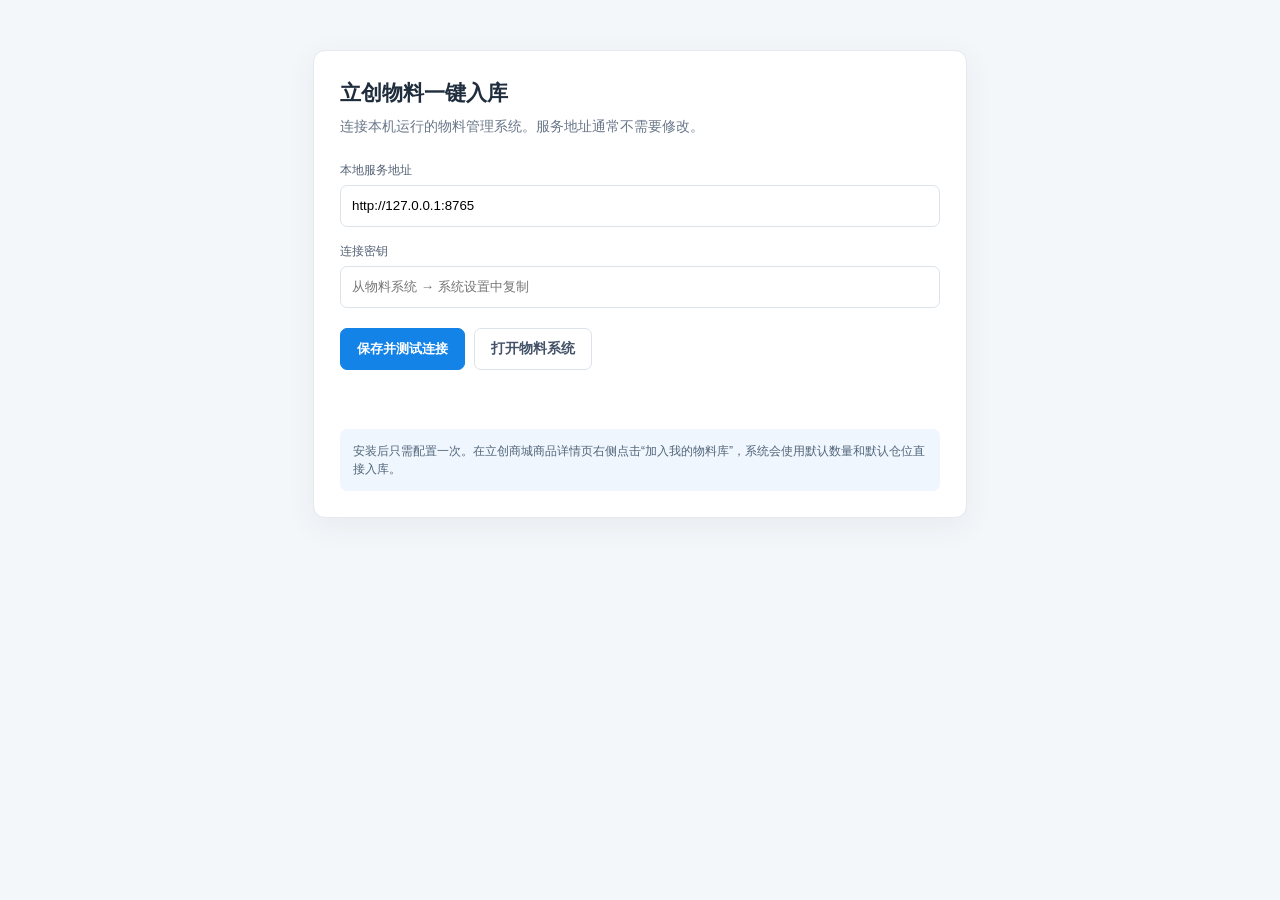
<file: extension/options.html>
<!doctype html>
<html lang="zh-CN">
<head>
  <meta charset="utf-8"><meta name="viewport" content="width=device-width,initial-scale=1">
  <title>立创物料一键入库 - 设置</title>
  <style>
    body{margin:0;background:#f4f7fa;color:#1f2d3d;font:14px/1.5 "Microsoft YaHei UI",sans-serif}.card{width:min(600px,calc(100vw - 32px));margin:50px auto;padding:26px;background:#fff;border:1px solid #e3e9ef;border-radius:12px;box-shadow:0 8px 30px #1c304510}h1{margin:0 0 7px;font-size:21px}p{margin:0 0 24px;color:#697789}label{display:block;margin:15px 0 6px;color:#536174;font-size:12px}input{width:100%;box-sizing:border-box;height:42px;padding:0 11px;border:1px solid #dce3ea;border-radius:7px;outline:none}input:focus{border-color:#72b7f2;box-shadow:0 0 0 3px #1386e912}.actions{display:flex;gap:9px;margin-top:20px}button,a{display:inline-grid;place-items:center;min-height:40px;padding:0 16px;border-radius:7px;border:1px solid #dce3ea;background:#fff;color:#435268;font-weight:600;text-decoration:none;cursor:pointer}button.primary{border-color:#1383e8;background:#1383e8;color:#fff}#status{min-height:22px;margin-top:15px;color:#16865f}#status.error{color:#c03948}.hint{margin-top:22px;padding:13px;border-radius:7px;background:#eff6fd;color:#51657a;font-size:12px}
  </style>
</head>
<body><main class="card">
  <h1>立创物料一键入库</h1><p>连接本机运行的物料管理系统。服务地址通常不需要修改。</p>
  <label for="serviceUrl">本地服务地址</label><input id="serviceUrl" value="http://127.0.0.1:8765">
  <label for="token">连接密钥</label><input id="token" placeholder="从物料系统 → 系统设置中复制">
  <div class="actions"><button id="save" class="primary">保存并测试连接</button><a href="http://127.0.0.1:8765" target="_blank">打开物料系统</a></div>
  <div id="status"></div>
  <div class="hint">安装后只需配置一次。在立创商城商品详情页右侧点击“加入我的物料库”，系统会使用默认数量和默认仓位直接入库。</div>
  <script src="options.js"></script>
</main></body></html>
</file>
